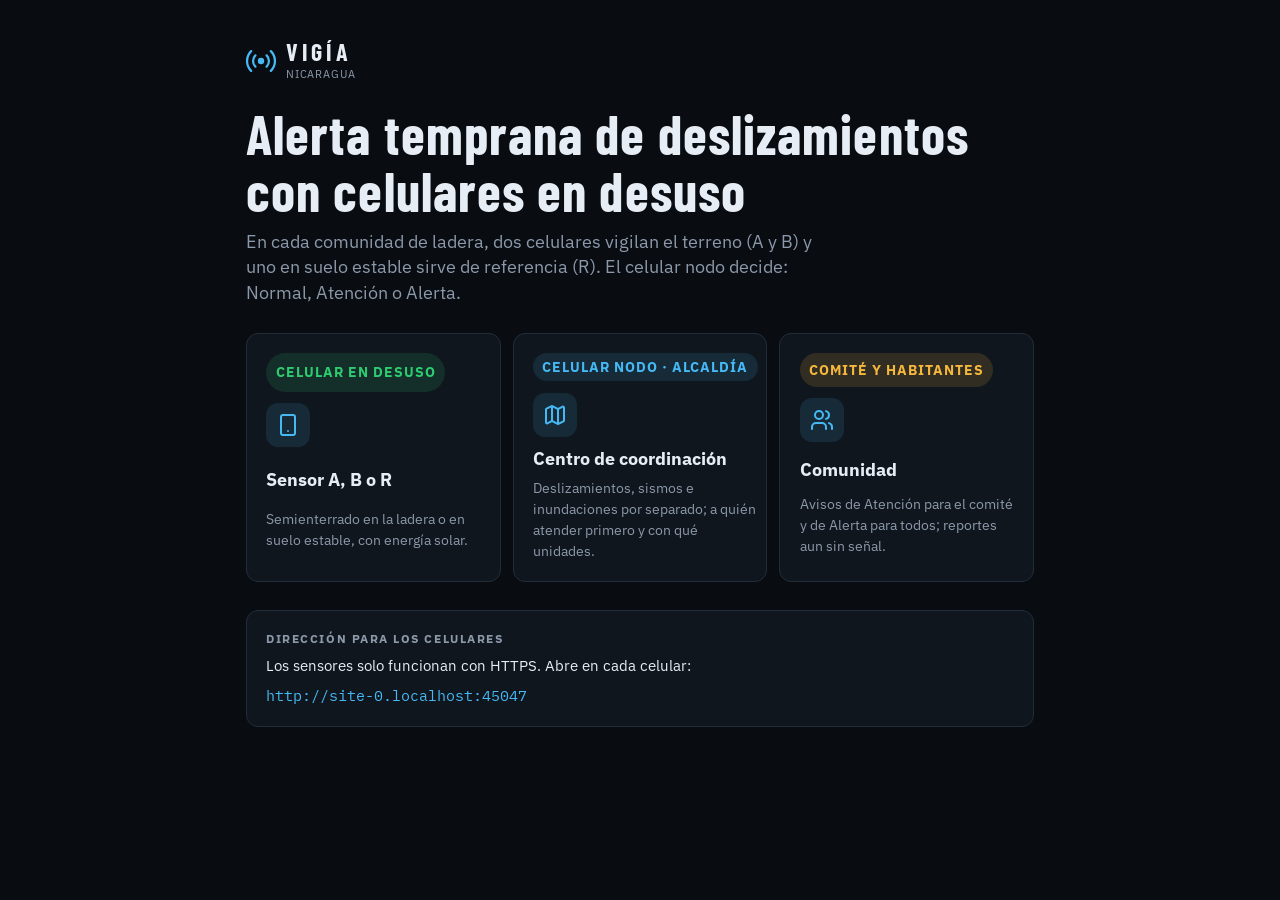
<file: static/index.html>
<!doctype html>
<html lang="es">
<head>
  <meta charset="utf-8">
  <meta name="viewport" content="width=device-width, initial-scale=1">
  <meta name="theme-color" content="#090d12">
  <title>VIGÍA</title>
  <link rel="preconnect" href="https://fonts.googleapis.com">
  <link rel="stylesheet" href="https://fonts.googleapis.com/css2?family=Barlow+Condensed:wght@600;700&family=IBM+Plex+Mono:wght@500&family=IBM+Plex+Sans:wght@400;500;600;700&display=swap">
  <link rel="stylesheet" href="/static/estilos.css">
</head>
<body>
  <main class="inicio">
    <header>
      <div class="marca">
        <svg class="logo" viewBox="0 0 32 32" aria-hidden="true"><circle cx="16" cy="16" r="3.4" fill="currentColor"/><path d="M10 10a8.5 8.5 0 0 0 0 12M22 10a8.5 8.5 0 0 1 0 12M5.5 5.5a14.8 14.8 0 0 0 0 21M26.5 5.5a14.8 14.8 0 0 1 0 21" fill="none" stroke="currentColor" stroke-width="2.4" stroke-linecap="round"/></svg>
        <div><b>VIGÍA</b><span>Nicaragua</span></div>
      </div>
      <h1 style="margin-top:1.4rem">Alerta temprana de deslizamientos con celulares en desuso</h1>
      <p class="lema">En cada comunidad de ladera, dos celulares vigilan el terreno (A y B) y uno en suelo estable sirve de referencia (R). El celular nodo decide: Normal, Atención o Alerta.</p>
    </header>

    <div class="apps">
      <a class="app-tarjeta" href="/nodo"><span class="etq ok">Celular en desuso</span><span class="app-ico"><i data-icono="smartphone"></i></span><b>Sensor A, B o R</b><span>Semienterrado en la ladera o en suelo estable, con energía solar.</span></a>
      <a class="app-tarjeta" href="/panel"><span class="etq info">Celular nodo · alcaldía</span><span class="app-ico"><i data-icono="map"></i></span><b>Centro de coordinación</b><span>Deslizamientos, sismos e inundaciones por separado; a quién atender primero y con qué unidades.</span></a>
      <a class="app-tarjeta" href="/comunidad"><span class="etq warn">Comité y habitantes</span><span class="app-ico"><i data-icono="users"></i></span><b>Comunidad</b><span>Avisos de Atención para el comité y de Alerta para todos; reportes aun sin señal.</span></a>
    </div>

    <section class="caja">
      <h2 class="titulo-seccion">Dirección para los celulares</h2>
      <p>Los sensores solo funcionan con HTTPS. Abre en cada celular:</p>
      <code id="direccion"></code>
    </section>
  </main>
  <script src="/static/iconos.js"></script>
  <script>
    document.getElementById('direccion').textContent = location.origin;
  </script>
</body>
</html>
</file>
<file: static/estilos.css>
/* VIGÍA · sistema visual "centro de mando".
   Tema oscuro único a propósito: se lee bien en proyector y de noche.
   El rojo, ámbar y verde se reservan para estados; el celeste es la marca. */
:root {
  color-scheme: dark;
  --bg: #090d12;
  --surface: #10161e;
  --raised: #161e28;
  --hover: #1d2733;
  --line: #222d3a;
  --line-strong: #31404f;
  --ink: #e6edf4;
  --ink-soft: #c5cfda;
  --muted: #8c99aa;
  --faint: #5d6a7b;
  --accent: #46b9f5;
  --accent-bg: rgba(70, 185, 245, .12);
  --ok: #2ecc71;
  --ok-bg: rgba(46, 204, 113, .13);
  --warn: #f5b83d;
  --warn-bg: rgba(245, 184, 61, .14);
  --crit: #ff4b4b;
  --crit-bg: rgba(255, 75, 75, .15);
  --off: #6b7684;
  --off-bg: rgba(107, 118, 132, .18);
  --font: "IBM Plex Sans", system-ui, -apple-system, "Segoe UI", Roboto, sans-serif;
  --display: "Barlow Condensed", "Arial Narrow", "IBM Plex Sans", sans-serif;
  --mono: "IBM Plex Mono", ui-monospace, Consolas, monospace;
  --r: 12px;
  --r-sm: 8px;
}

* { box-sizing: border-box; }
html, body { margin: 0; }
body { background: var(--bg); color: var(--ink); font: 15px/1.45 var(--font); -webkit-font-smoothing: antialiased; }
h1, h2, h3 { margin: 0; font-weight: 600; text-wrap: balance; }
p { margin: 0; }
button { font: inherit; color: inherit; cursor: pointer; }
a { color: var(--accent); }
:focus-visible { outline: 2px solid var(--accent); outline-offset: 2px; }
[hidden] { display: none !important; }
.mono { font-family: var(--mono); font-variant-numeric: tabular-nums; }
.ico { width: 1.15em; height: 1.15em; flex: none; vertical-align: -.2em; }
.con-ico { display: inline-flex; align-items: center; gap: .4em; }
.con-ico.ok { color: var(--ok); }

/* ---------- Componentes comunes ---------- */
.btn { display: inline-flex; align-items: center; justify-content: center; gap: .45em; border: 1px solid var(--line-strong); background: var(--raised); color: var(--ink); border-radius: var(--r-sm); padding: .6em 1em; font-weight: 600; text-decoration: none; line-height: 1.2; transition: background .15s, border-color .15s, transform .1s; }
.btn:hover { background: var(--hover); }
.btn:active { transform: scale(.98); }
.btn:disabled { opacity: .4; cursor: not-allowed; transform: none; }
.btn-primario { background: var(--accent); border-color: var(--accent); color: #03111b; }
.btn-primario:hover { background: #6fcaf8; }
.btn-peligro { background: var(--crit); border-color: var(--crit); color: #fff; }
.btn-peligro:hover { background: #ff6767; }
.btn-ok { background: var(--ok-bg); border-color: transparent; color: var(--ok); }
.btn-grande { width: 100%; padding: 1em; font-size: 1.05rem; border-radius: var(--r); }
.btn-pequeno { padding: .38em .7em; font-size: .82rem; }
.btn-sec { background: transparent; border-color: var(--line-strong); color: var(--ink-soft); }
.btn-sec:hover { color: var(--ink); }
.btn-texto { background: none; border: 0; color: var(--accent); font-weight: 600; padding: .4em 0; }

.campo { display: grid; gap: .35em; font-size: .82rem; color: var(--muted); font-weight: 500; }
input, select, textarea { font: inherit; font-size: 1rem; color: var(--ink); background: var(--bg); border: 1px solid var(--line-strong); border-radius: var(--r-sm); padding: .7em .8em; width: 100%; }
input::placeholder, textarea::placeholder { color: var(--faint); }
.check { display: flex; gap: .6em; align-items: center; font-size: .9rem; color: var(--ink-soft); cursor: pointer; }
.check input { width: auto; accent-color: var(--accent); }

.marca { display: flex; align-items: center; gap: .65em; min-width: 0; }
.logo { width: 30px; height: 30px; color: var(--accent); flex: none; }
.marca b { font-family: var(--display); font-weight: 700; font-size: 1.5rem; letter-spacing: .16em; line-height: 1; display: block; }
.marca span { font-size: .7rem; color: var(--muted); letter-spacing: .08em; text-transform: uppercase; display: block; margin-top: .2em; white-space: nowrap; overflow: hidden; text-overflow: ellipsis; }

.conexion { display: inline-flex; align-items: center; gap: .45em; font-size: .8rem; color: var(--muted); white-space: nowrap; }
.conexion::before { content: ""; width: 8px; height: 8px; border-radius: 50%; background: var(--off); flex: none; }
.conexion.ok::before { background: var(--ok); box-shadow: 0 0 0 3px var(--ok-bg); }
.conexion.mal::before { background: var(--crit); }

.etq { display: inline-flex; align-items: center; gap: .35em; font-size: .7rem; font-weight: 700; letter-spacing: .07em; text-transform: uppercase; padding: .25em .65em; border-radius: 99px; white-space: nowrap; }
.etq.ok { color: var(--ok); background: var(--ok-bg); }
.etq.warn { color: var(--warn); background: var(--warn-bg); }
.etq.crit { color: var(--crit); background: var(--crit-bg); }
.etq.off { color: var(--muted); background: var(--off-bg); }
.etq.info { color: var(--accent); background: var(--accent-bg); }

.titulo-seccion { font-size: .74rem; letter-spacing: .13em; text-transform: uppercase; color: var(--muted); font-weight: 700; }

/* ---------- Inicio ---------- */
.inicio { max-width: 820px; margin: 0 auto; padding: 40px 16px 64px; display: grid; gap: 28px; }
.inicio h1 { font-family: var(--display); font-size: clamp(2.2rem, 7vw, 3.4rem); font-weight: 700; letter-spacing: .02em; line-height: 1.05; }
.inicio .lema { color: var(--muted); font-size: 1.1rem; max-width: 52ch; margin-top: .6rem; }
.apps { display: grid; gap: 12px; grid-template-columns: repeat(auto-fit, minmax(220px, 1fr)); }
.app-tarjeta { display: grid; gap: .4rem; background: var(--surface); border: 1px solid var(--line); border-radius: var(--r); padding: 1.2rem; color: inherit; text-decoration: none; transition: border-color .15s, background .15s; }
.app-tarjeta:hover { border-color: var(--accent); background: var(--raised); }
.app-tarjeta b { font-size: 1.1rem; }
.app-tarjeta .app-ico { width: 44px; height: 44px; border-radius: 12px; display: grid; place-items: center; background: var(--accent-bg); color: var(--accent); margin: .3rem 0 .2rem; }
.app-tarjeta .app-ico .ico { width: 24px; height: 24px; }
.app-tarjeta span { color: var(--muted); font-size: .9rem; }
.app-tarjeta .etq { justify-self: start; }
.caja { background: var(--surface); border: 1px solid var(--line); border-radius: var(--r); padding: 1.2rem; display: grid; gap: .5rem; }
.caja code { font-family: var(--mono); color: var(--accent); overflow-wrap: anywhere; }

/* ---------- Panel de coordinación ---------- */
.panel { height: 100vh; height: 100dvh; display: flex; flex-direction: column; overflow: hidden; }
.barra { position: relative; display: flex; align-items: center; gap: 1rem; padding: .65rem 1rem; border-bottom: 1px solid var(--line); background: var(--surface); flex-wrap: wrap; z-index: 1100; }
.estado-general { display: inline-flex; align-items: center; gap: .5em; font-weight: 700; font-size: .8rem; letter-spacing: .08em; text-transform: uppercase; padding: .45em .9em; border-radius: 99px; }
.estado-general::before { content: ""; width: 8px; height: 8px; border-radius: 50%; background: currentColor; }
.estado-general.ok { color: var(--ok); background: var(--ok-bg); }
.estado-general.warn { color: var(--warn); background: var(--warn-bg); }
.estado-general.crit { color: #fff; background: var(--crit); animation: pulso-fondo 1.2s infinite; }
@keyframes pulso-fondo { 50% { background: #c62f2f; } }
.barra-der { margin-left: auto; display: flex; align-items: center; gap: 1rem; }
.reloj { font-size: .95rem; color: var(--muted); display: inline-flex; align-items: center; gap: .4em; }
.simulacion { position: absolute; right: 1rem; top: calc(100% + 8px); width: min(400px, calc(100vw - 2rem)); max-height: calc(100dvh - 90px); overflow-y: auto; background: var(--raised); border: 1px solid var(--line-strong); border-radius: var(--r); padding: 1rem; display: grid; gap: .8rem; box-shadow: 0 20px 50px rgba(0, 0, 0, .55); }
.simulacion p { font-size: .8rem; color: var(--muted); }
.simulacion .btn { justify-content: flex-start; width: 100%; }
.sim-grupo { display: grid; gap: .35rem; }
.sim-tit { display: flex; align-items: center; gap: .45em; font-size: .7rem; letter-spacing: .12em; text-transform: uppercase; color: var(--muted); }
.sim-tit .ico { color: var(--accent); }
.sim-grupo .btn { display: grid; justify-items: start; text-align: left; gap: .1rem; font-size: .88rem; }
.sim-grupo .btn small { font-weight: 400; font-size: .75rem; color: var(--muted); }
.simulacion hr { border: 0; border-top: 1px solid var(--line); margin: .3rem 0; width: 100%; }

.amenazas { display: grid; grid-template-columns: repeat(4, minmax(0, 1fr)); gap: 1px; background: var(--line); border-bottom: 1px solid var(--line); }
.amenaza { position: relative; display: grid; grid-template-columns: auto minmax(0, 1fr); gap: .85rem; align-items: center; text-align: left; padding: .75rem 1rem .8rem 1.1rem; background: var(--surface); border: 0; border-radius: 0; color: var(--ink); transition: background .15s; min-width: 0; }
.amenaza:hover { background: var(--raised); }
.amenaza::before { content: ""; position: absolute; left: 0; top: 0; bottom: 0; width: 4px; background: var(--line-strong); }
.amenaza::after { content: ""; position: absolute; left: 0; right: 0; bottom: 0; height: 3px; background: transparent; }
.amenaza[aria-selected="true"] { background: var(--raised); }
.amenaza[aria-selected="true"]::after { background: var(--accent); }
.amenaza-ico { width: 46px; height: 46px; border-radius: 12px; display: grid; place-items: center; background: var(--bg); border: 1px solid var(--line-strong); color: var(--muted); }
.amenaza-ico .ico { width: 24px; height: 24px; }
.amenaza-txt { display: grid; gap: .08rem; min-width: 0; }
.amenaza-nom { font-size: .7rem; font-weight: 700; letter-spacing: .12em; text-transform: uppercase; color: var(--muted); white-space: nowrap; overflow: hidden; text-overflow: ellipsis; }
.amenaza-nivel { font-family: var(--display); font-size: 1.6rem; font-weight: 700; letter-spacing: .03em; line-height: 1.05; }
.amenaza-res { font-size: .78rem; color: var(--muted); white-space: nowrap; overflow: hidden; text-overflow: ellipsis; }
.amenaza[data-nivel="ok"]::before { background: var(--ok); }
.amenaza[data-nivel="ok"] .amenaza-nivel { color: var(--ok); }
.amenaza[data-nivel="ok"] .amenaza-ico { color: var(--ok); border-color: rgba(46, 204, 113, .35); }
.amenaza[data-nivel="warn"]::before { background: var(--warn); }
.amenaza[data-nivel="warn"] .amenaza-nivel { color: var(--warn); }
.amenaza[data-nivel="warn"] .amenaza-ico { color: var(--warn); background: var(--warn-bg); border-color: rgba(245, 184, 61, .5); }
.amenaza[data-nivel="crit"]::before { background: var(--crit); }
.amenaza[data-nivel="crit"] { background: linear-gradient(90deg, rgba(255, 75, 75, .16), var(--surface) 75%); }
.amenaza[data-nivel="crit"][aria-selected="true"] { background: linear-gradient(90deg, rgba(255, 75, 75, .24), var(--raised) 75%); }
.amenaza[data-nivel="crit"] .amenaza-nivel { color: var(--crit); }
.amenaza[data-nivel="crit"] .amenaza-ico { color: #fff; background: var(--crit); border-color: var(--crit); animation: latido-amenaza 1.4s infinite; }
.amenaza[data-nivel="off"] .amenaza-nivel { color: var(--faint); font-size: 1.3rem; }
@keyframes latido-amenaza { 0%, 100% { box-shadow: 0 0 0 0 rgba(255, 75, 75, .55); } 50% { box-shadow: 0 0 0 7px rgba(255, 75, 75, 0); } }

.sismo { background: linear-gradient(90deg, rgba(255, 75, 75, .26), rgba(255, 75, 75, .07)); border-bottom: 1px solid rgba(255, 75, 75, .5); padding: .7rem 1rem; display: grid; grid-template-columns: auto minmax(0, 1fr); gap: .5rem 1.2rem; align-items: center; }
.sismo-titulo { display: flex; align-items: center; gap: .7rem; }
.sismo-titulo > .ico { width: 30px; height: 30px; color: #fff; }
.sismo-titulo > div { display: grid; gap: .1rem; }
.sismo-titulo b { font-family: var(--display); font-size: 1.5rem; letter-spacing: .06em; color: #fff; line-height: 1; }
.sismo-titulo span { font-size: .78rem; color: #ffc9c9; }
.sismo-tarjeta { border: 1px solid rgba(255, 75, 75, .5); border-radius: var(--r); grid-template-columns: 1fr; }
.llegada .ico { color: var(--ok); }
.sismo-datos { display: flex; flex-wrap: wrap; gap: .4rem 1.4rem; font-size: .85rem; color: var(--ink-soft); }
.sismo-datos b { color: #fff; font-family: var(--mono); font-weight: 500; }
.sismo-datos .error-real b { color: var(--warn); }
.llegadas { grid-column: 1 / -1; display: flex; gap: .4rem; flex-wrap: wrap; align-items: center; font-size: .82rem; color: #ffc9c9; }
.llegada { background: rgba(0, 0, 0, .35); border: 1px solid rgba(255, 255, 255, .08); padding: .2em .6em; border-radius: 6px; color: #fff; }
.llegada b { font-family: var(--mono); font-weight: 500; color: var(--warn); }
.llegada.llego { opacity: .5; }

.cuerpo { flex: 1; min-height: 0; display: grid; grid-template-columns: minmax(0, 1fr) 420px; }
.mapa-cont { position: relative; min-height: 0; }
.mapa { position: absolute; inset: 0; }
.leyenda { position: absolute; left: 12px; bottom: 26px; z-index: 500; background: rgba(16, 22, 30, .93); border: 1px solid var(--line); border-radius: var(--r); padding: .65rem .8rem; font-size: .75rem; display: grid; gap: .3rem; color: var(--ink-soft); max-width: calc(100% - 24px); }
.leyenda b { font-size: .66rem; letter-spacing: .1em; text-transform: uppercase; color: var(--muted); }
.leyenda span { display: flex; align-items: center; gap: .5em; }
#leyenda-contenido { display: grid; gap: .3rem; }
.leyenda .ver-todo { font-size: .78rem; padding-bottom: .4rem; margin-bottom: .1rem; border-bottom: 1px solid var(--line); }
.mini-reporte { width: 20px; height: 20px; border-radius: 6px; border: 2px solid var(--warn); background: var(--raised); display: inline-grid; place-items: center; color: var(--warn); flex: none; }
.mini-reporte .ico { width: 12px; height: 12px; }
.mini-reporte.grave { border-color: var(--crit); color: var(--crit); }
.aro { width: 13px; height: 13px; border-radius: 50%; border: 2px solid var(--ok); background: rgba(46, 204, 113, .15); display: inline-block; flex: none; }
.aro.amb { border-color: var(--warn); background: var(--warn-bg); border-style: dashed; }
.aro.crit { border-color: var(--crit); background: var(--crit-bg); border-style: solid; }
.aro.naranja { border-color: #ff8a3d; background: rgba(255, 138, 61, .15); }
.leyenda .letra { font-family: var(--display); font-size: .85rem; letter-spacing: .15em; color: #fff; text-transform: none; }
.punto { width: 11px; height: 11px; border-radius: 50%; display: inline-block; border: 2px solid #fff; flex: none; }
.punto.real { border-color: var(--accent); width: 13px; height: 13px; }
.linea-p, .linea-s { width: 18px; height: 0; display: inline-block; flex: none; }
.linea-p { border-top: 2px dashed var(--accent); }
.linea-s { border-top: 3px solid var(--crit); }

.lateral { border-left: 1px solid var(--line); overflow-y: auto; background: var(--surface); }
.bloque { padding: 1rem; border-bottom: 1px solid var(--line); display: grid; gap: .8rem; }
.bloque-cab { display: flex; align-items: baseline; justify-content: space-between; gap: .5rem; }
.nota { font-size: .74rem; color: var(--faint); }
.vista-cab { padding: 1rem 1rem .95rem; border-bottom: 1px solid var(--line); display: grid; gap: .4rem; background: linear-gradient(180deg, var(--raised), var(--surface)); }
.vista-cab h2 { display: flex; align-items: center; gap: .5rem; font-family: var(--display); font-size: 1.55rem; font-weight: 700; letter-spacing: .04em; line-height: 1; }
.vista-cab h2 .ico { color: var(--accent); width: 22px; height: 22px; }
.vista-cab p { font-size: .82rem; color: var(--muted); max-width: 52ch; }
.bloque > .titulo-seccion { margin-bottom: -.2rem; }
details.bloque > summary { cursor: pointer; list-style: none; }
details.bloque > summary::-webkit-details-marker { display: none; }
.filas { list-style: none; margin: 0; padding: 0; display: grid; gap: .45rem; }
.fila { display: flex; gap: .65rem; align-items: center; padding: .55rem .65rem; background: var(--raised); border: 1px solid var(--line); border-radius: var(--r-sm); cursor: pointer; transition: border-color .15s; }
.fila:hover { border-color: var(--line-strong); }
.fila-ico { flex: none; width: 2.2rem; height: 2.2rem; border-radius: 8px; display: grid; place-items: center; background: var(--bg); color: var(--muted); }
.fila-ico .ico { width: 18px; height: 18px; }
.fila-txt { flex: 1; min-width: 0; display: grid; gap: .05rem; }
.fila-txt b { font-size: .9rem; font-weight: 600; white-space: nowrap; overflow: hidden; text-overflow: ellipsis; }
.fila-txt small { font-size: .76rem; color: var(--muted); white-space: nowrap; overflow: hidden; text-overflow: ellipsis; }
.fila-dato { font-size: .85rem; color: var(--ink-soft); white-space: nowrap; text-align: right; display: grid; justify-items: end; line-height: 1.2; }
.fila-dato small { color: var(--warn); font-size: .72rem; }
.fila-accion { padding: .4em .45em; }
.fila.ok .fila-ico { color: var(--ok); }
.fila.warn { border-color: rgba(245, 184, 61, .4); }
.fila.warn .fila-ico { color: var(--warn); background: var(--warn-bg); }
.fila.crit { border-color: rgba(255, 75, 75, .55); background: linear-gradient(90deg, rgba(255, 75, 75, .12), var(--raised) 60%); }
.fila.crit .fila-ico { color: var(--crit); background: var(--crit-bg); }
.fila.off, .fila.atendida { opacity: .6; }

.ranking { list-style: none; margin: 0; padding: 0; display: grid; gap: .6rem; }
.zona { background: var(--raised); border: 1px solid var(--line); border-radius: var(--r); padding: .85rem .9rem; display: grid; gap: .6rem; }
.zona.primero { border-color: rgba(255, 75, 75, .55); background: linear-gradient(180deg, rgba(255, 75, 75, .1), var(--raised) 70%); }
.zona.atendida { opacity: .6; }
.zona-cab { display: grid; grid-template-columns: auto minmax(0, 1fr) auto; gap: .7rem; align-items: center; cursor: pointer; }
.pos { width: 2rem; height: 2rem; display: grid; place-items: center; border-radius: 50%; background: var(--bg); border: 1px solid var(--line-strong); font-family: var(--display); font-size: 1.1rem; font-weight: 700; }
.zona.primero .pos { background: var(--crit); border-color: var(--crit); color: #fff; }
.zona-nombre { min-width: 0; display: grid; gap: .25rem; justify-items: start; }
.zona-nombre b { font-size: 1.05rem; }
.puntaje { text-align: right; }
.puntaje b { font-family: var(--display); font-size: 1.7rem; font-weight: 600; line-height: 1; display: block; font-variant-numeric: tabular-nums; }
.puntaje small { font-size: .62rem; color: var(--faint); text-transform: uppercase; letter-spacing: .1em; }
.barra-p { height: 4px; background: var(--bg); border-radius: 2px; overflow: hidden; }
.barra-p i { display: block; height: 100%; border-radius: 2px; }
.razones { list-style: none; margin: 0; padding: 0; display: grid; gap: .3rem; font-size: .86rem; color: var(--ink-soft); }
.mas-razones summary { cursor: pointer; color: var(--accent); font-size: .8rem; font-weight: 600; list-style: none; }
.mas-razones summary::-webkit-details-marker { display: none; }
.mas-razones .razones { margin-top: .3rem; }
.acciones-zona { display: flex; flex-wrap: wrap; gap: .4rem; }
.acciones-zona .btn small { font-weight: 500; opacity: .75; margin-left: .15em; }
.acciones-zona .btn small::before { content: "· "; }
.en-camino { display: flex; flex-wrap: wrap; gap: .35rem; font-size: .78rem; color: var(--muted); align-items: center; }
.vacio { color: var(--muted); padding: 1.2rem; text-align: center; border: 1px dashed var(--line-strong); border-radius: var(--r); list-style: none; }

.comunidades { display: grid; gap: .6rem; }
.com { background: var(--raised); border: 1px solid var(--line); border-radius: var(--r); padding: .85rem .9rem; display: grid; gap: .6rem; cursor: pointer; }
.com.nivel-atencion { border-color: rgba(245, 184, 61, .55); }
.com.nivel-alerta { border-color: rgba(255, 75, 75, .65); background: linear-gradient(180deg, rgba(255, 75, 75, .14), var(--raised) 70%); }
.com-cab { display: flex; justify-content: space-between; align-items: flex-start; gap: .6rem; }
.com-cab b { display: block; font-size: 1rem; }
.com-cab small { color: var(--muted); font-size: .78rem; }
.trio { display: grid; grid-template-columns: repeat(3, minmax(0, 1fr)); gap: .4rem; }
.sensor-rol { background: var(--bg); border: 1px solid var(--line); border-radius: var(--r-sm); padding: .45rem .55rem; display: grid; gap: .1rem; font-size: .8rem; min-width: 0; }
.sensor-rol .rol { font-family: var(--display); font-size: 1.35rem; font-weight: 700; line-height: 1; }
.sensor-rol small { color: var(--faint); font-size: .7rem; line-height: 1.3; }
.sensor-rol.ok .rol { color: var(--ok); }
.sensor-rol.warn { border-color: rgba(245, 184, 61, .45); }
.sensor-rol.warn .rol { color: var(--warn); }
.sensor-rol.crit { border-color: rgba(255, 75, 75, .6); }
.sensor-rol.crit .rol { color: var(--crit); }
.sensor-rol.off { opacity: .6; }
.com-aviso { font-size: .78rem; color: var(--ink-soft); display: flex; gap: .45rem; align-items: flex-start; }
.com-aviso .ico { color: var(--accent); margin-top: .1em; }
.com-aviso.ok .ico { color: var(--ok); }
.comite { display: grid; gap: .45rem; background: var(--warn-bg); border: 1px solid rgba(245, 184, 61, .4); border-radius: var(--r-sm); padding: .6rem .7rem; }
.comite p { display: flex; gap: .45rem; align-items: center; font-size: .82rem; font-weight: 600; color: var(--warn); }
.sensor-rol .pila { color: var(--warn); display: inline-flex; align-items: center; gap: .25em; }
.tendencia { margin: 0; background: var(--bg); border: 1px solid var(--line); border-radius: var(--r-sm); padding: .4rem .5rem .3rem; }
.tendencia svg { display: block; width: 100%; height: auto; }
.tend-a, .tend-b, .tend-r { fill: none; stroke-width: 2; stroke-linejoin: round; }
.tend-a { stroke: var(--accent); }
.tend-b { stroke: #c9a6ff; }
.tend-r { stroke: var(--muted); stroke-dasharray: 4 3; }
.tend-umbral { stroke: var(--crit); stroke-width: 1; stroke-dasharray: 2 4; opacity: .7; }
.tend-texto { fill: var(--muted); font-size: 9px; font-family: var(--font); }
.tendencia figcaption { display: flex; gap: .7rem; flex-wrap: wrap; font-size: .68rem; color: var(--faint); margin-top: .2rem; }
.tendencia figcaption span::before { content: ""; display: inline-block; width: 10px; height: 2px; margin-right: 4px; vertical-align: middle; }
.ley-a::before { background: var(--accent); }
.ley-b::before { background: #c9a6ff; }
.ley-r::before { background: var(--muted); }
.tendencia figcaption span:last-child::before { display: none; }
.comunidades .vacio { font-size: .85rem; }
.etiqueta-rol { background: transparent; border: 0; box-shadow: none; color: #fff; font-weight: 700; font-family: var(--display); font-size: 14px; text-shadow: 0 0 3px #000, 0 0 3px #000; padding: 0; }
.etiqueta-rol::before { display: none; }
.recursos { display: grid; gap: .7rem; }
.recurso { display: grid; grid-template-columns: 1.6rem minmax(0, 1fr) auto; gap: .3rem .6rem; align-items: center; font-size: .88rem; }
.recurso-ico { color: var(--muted); display: grid; place-items: center; }
.recurso-ico .ico { width: 18px; height: 18px; }
.recurso-num { font-family: var(--mono); color: var(--muted); font-size: .82rem; }
.recurso-barra { grid-column: 2 / 4; display: flex; gap: 3px; }
.recurso-barra i { flex: 1; height: 5px; border-radius: 2px; background: var(--ok); }
.recurso-barra i.usado { background: var(--warn); }
.unidades { grid-column: 2 / 4; display: flex; flex-wrap: wrap; gap: .3rem; }
.unidad { font-size: .74rem; background: var(--bg); border: 1px solid var(--line); border-radius: 99px; padding: .15em .25em .15em .65em; display: inline-flex; align-items: center; gap: .3em; color: var(--ink-soft); }
.unidad button { background: none; border: 0; color: var(--accent); font-size: .72rem; font-weight: 700; padding: .15em .45em; }

.bitacora-cont summary { cursor: pointer; list-style: none; }
.bitacora-cont summary::-webkit-details-marker { display: none; }
.bitacora { list-style: none; margin: 0; padding: 0; font-size: .8rem; display: grid; gap: .35rem; max-height: 320px; overflow-y: auto; }
.bitacora li { color: var(--muted); display: grid; grid-template-columns: auto auto 1fr; gap: .5rem; align-items: start; }
.bitacora .b-ico { display: grid; place-items: center; padding-top: .1em; color: var(--faint); }
.bitacora .b-ico .ico { width: 14px; height: 14px; }
.bitacora li.rojo .b-ico { color: var(--crit); }
.bitacora li.amarillo .b-ico { color: var(--warn); }
.bitacora li.sin-actividad { display: block; color: var(--faint); }
.bitacora li.rojo { color: #ff9b9b; }
.bitacora li.amarillo { color: #ffd98a; }
.bitacora time { color: var(--faint); font-family: var(--mono); font-size: .72rem; padding-top: .1em; }

/* Mapa (Leaflet) */
.leaflet-container { background: #0b1016; font: inherit; }
.leaflet-popup-content-wrapper, .leaflet-popup-tip { background: var(--raised); color: var(--ink); border: 1px solid var(--line-strong); box-shadow: 0 10px 30px rgba(0, 0, 0, .5); }
.leaflet-popup-content { margin: .8rem .9rem; }
.leaflet-container a.leaflet-popup-close-button { color: var(--muted); }
.leaflet-bar a, .leaflet-bar a:hover { background: var(--raised); color: var(--ink); border-color: var(--line); }
.leaflet-control-attribution { background: rgba(9, 13, 18, .75) !important; color: var(--faint) !important; }
.leaflet-control-attribution a { color: var(--muted) !important; }
.leaflet-tooltip { background: var(--raised); color: var(--ink); border: 1px solid var(--line-strong); box-shadow: none; }
.leaflet-tooltip-top::before { border-top-color: var(--line-strong); }
.popup { min-width: 210px; display: grid; gap: .35rem; font-size: .85rem; }
.popup b { font-size: .95rem; }
.popup table { border-collapse: collapse; font-size: .8rem; }
.popup td { padding: .1rem .6rem .1rem 0; color: var(--muted); }
.popup td + td { color: var(--ink); font-family: var(--mono); }
.popup img { max-width: 230px; border-radius: 6px; display: block; }
.popup small { color: var(--faint); }
.marcador-reporte { width: 30px; height: 30px; border-radius: 9px; background: var(--raised); border: 2px solid var(--warn); display: grid; place-items: center; font-size: 15px; box-shadow: 0 3px 8px rgba(0, 0, 0, .55); }
.marcador-reporte { color: var(--warn); }
.marcador-reporte .ico { width: 16px; height: 16px; }
.marcador-reporte.grave { border-color: var(--crit); color: var(--crit); }
.marcador-reporte.atendido { opacity: .35; border-color: var(--off); }
.teselas-oscuras { filter: invert(1) hue-rotate(180deg) brightness(.82) contrast(.92) saturate(.55); }
.epicentro { position: relative; display: block; width: 36px; height: 36px; }
.epicentro::before { content: ""; position: absolute; inset: 11px; border-radius: 50%; background: var(--crit); border: 2px solid #fff; box-shadow: 0 0 12px rgba(255, 75, 75, .9); }
.epicentro::after { content: ""; position: absolute; inset: 0; border-radius: 50%; border: 2px solid var(--crit); animation: onda-epicentro 1.4s ease-out infinite; }
@keyframes onda-epicentro { from { transform: scale(.35); opacity: 1; } to { transform: scale(1.4); opacity: 0; } }
@keyframes pulso { 50% { transform: scale(1.12); } }
.epicentro-real { display: grid; place-items: center; color: var(--warn); filter: drop-shadow(0 0 2px #000) drop-shadow(0 0 4px #000); }
.epicentro-real .ico { width: 24px; height: 24px; stroke-width: 3.5; }

@media (max-width: 1150px) {
  .cuerpo { grid-template-columns: minmax(0, 1fr) 360px; }
  .amenaza { grid-template-columns: minmax(0, 1fr); gap: .45rem; padding: .7rem .8rem .75rem 1rem; }
  .amenaza-ico { width: 34px; height: 34px; border-radius: 10px; }
  .amenaza-ico .ico { width: 19px; height: 19px; }
}
@media (max-width: 860px) {
  .panel { height: auto; overflow: visible; }
  .barra-der .reloj { display: none; }
  .amenazas { grid-template-columns: repeat(2, minmax(0, 1fr)); }
  .amenaza { grid-template-columns: auto minmax(0, 1fr); gap: .6rem; padding: .6rem .7rem .65rem .9rem; }
  .amenaza-nivel { font-size: 1.25rem; }
  .amenaza-nom { font-size: .62rem; letter-spacing: .08em; }
  .cuerpo { grid-template-columns: 1fr; }
  .mapa-cont { height: 58vh; }
  .lateral { border-left: 0; overflow: visible; }
  .sismo { grid-template-columns: 1fr; }
  .leyenda { display: none; }
}

/* ---------- Apps de celular (comunidad y nodo) ---------- */
.movil { max-width: 560px; margin: 0 auto; padding: 0 16px 48px; display: grid; gap: 16px; }
.barra-movil { position: sticky; top: 0; display: flex; align-items: center; justify-content: space-between; gap: .8rem; padding: .7rem 16px; background: rgba(16, 22, 30, .96); border-bottom: 1px solid var(--line); z-index: 50; backdrop-filter: blur(6px); }
.tarjeta { background: var(--surface); border: 1px solid var(--line); border-radius: var(--r); padding: 1rem; display: grid; gap: .8rem; }

/* Comunidad */
.estado-alertas { display: grid; grid-template-columns: auto minmax(0, 1fr); gap: .3rem .9rem; align-items: center; border-radius: var(--r); padding: 1rem; border: 1px solid; }
.estado-alertas.inactiva { background: var(--warn-bg); border-color: rgba(245, 184, 61, .45); }
.estado-alertas.activa { background: var(--ok-bg); border-color: rgba(46, 204, 113, .4); }
.estado-alertas .icono { font-size: 1.7rem; grid-row: span 2; display: grid; place-items: center; }
.estado-alertas.inactiva .icono { color: var(--warn); }
.estado-alertas.activa .icono { color: var(--ok); }
.estado-alertas b { font-size: 1rem; }
.estado-alertas p { font-size: .85rem; color: var(--ink-soft); }
.estado-alertas .acciones { grid-column: 1 / -1; display: flex; gap: .6rem; align-items: center; flex-wrap: wrap; margin-top: .4rem; }
.estado-alertas.activa .acciones .btn-primario { display: none; }

.saludo h1 { font-family: var(--display); font-size: 2rem; font-weight: 700; letter-spacing: .01em; line-height: 1.05; }
.saludo p { color: var(--muted); font-size: .92rem; margin-top: .3rem; }
.tipos { display: grid; grid-template-columns: 1fr 1fr; gap: .6rem; }
.tipo { display: grid; justify-items: start; gap: .55rem; text-align: left; padding: .9rem; border-radius: var(--r); background: var(--surface); border: 1px solid var(--line); color: var(--ink); min-height: 96px; transition: border-color .15s, background .15s; }
.tipo:hover { background: var(--raised); border-color: var(--line-strong); }
.tipo-ico { width: 40px; height: 40px; border-radius: 10px; display: grid; place-items: center; font-size: 1.35rem; background: var(--raised); color: var(--accent); }
.tipo-nom { font-weight: 600; font-size: .95rem; line-height: 1.2; }
.tipo.grave { border-color: rgba(255, 75, 75, .45); }
.tipo.grave .tipo-ico { background: var(--crit-bg); color: var(--crit); }
.tipo-atrapados { grid-column: 1 / -1; grid-template-columns: auto 1fr; align-items: center; min-height: 0; background: linear-gradient(90deg, rgba(255, 75, 75, .18), var(--surface)); }
.tipo-atrapados .tipo-nom { font-size: 1.1rem; }

.hoja { background: var(--surface); border: 1px solid var(--line-strong); border-radius: var(--r); padding: 1.1rem; display: grid; gap: 1rem; }
.hoja-cab { display: flex; align-items: center; justify-content: space-between; gap: .6rem; }
.hoja-cab h2 { font-size: 1.2rem; display: flex; align-items: center; gap: .45rem; }
.hoja-cab h2 .ico { color: var(--accent); }
.contador { display: grid; grid-template-columns: 56px 1fr 56px; align-items: center; background: var(--bg); border: 1px solid var(--line-strong); border-radius: var(--r); overflow: hidden; }
.contador button { height: 56px; border: 0; background: var(--raised); font-size: 1.6rem; color: var(--ink); }
.contador output { text-align: center; font-family: var(--display); font-size: 2.1rem; font-weight: 600; font-variant-numeric: tabular-nums; }
.lugares { display: flex; flex-wrap: wrap; gap: .4rem; }
.lugares label { cursor: pointer; }
.lugares input { position: absolute; opacity: 0; width: 1px; height: 1px; }
.lugares span { display: inline-block; padding: .5em .9em; border-radius: 99px; border: 1px solid var(--line-strong); font-size: .88rem; color: var(--ink-soft); }
.lugares input:checked + span { background: var(--accent-bg); border-color: var(--accent); color: var(--accent); font-weight: 600; }
.lugares input:focus-visible + span { outline: 2px solid var(--accent); outline-offset: 2px; }
.foto { display: flex; align-items: center; gap: .8rem; }
.vista-foto { width: 72px; height: 72px; object-fit: cover; border-radius: 8px; border: 1px solid var(--line-strong); }
.envio { display: grid; gap: .5rem; }
.estado-cola { color: var(--warn); font-weight: 600; font-size: .9rem; }
.mis-reportes { list-style: none; margin: 0; padding: 0; display: grid; gap: .1rem; }
.mis-reportes li { display: grid; grid-template-columns: minmax(0, 1fr) auto; gap: .15rem .6rem; align-items: center; padding: .6rem 0; border-bottom: 1px solid var(--line); }
.mis-reportes li:last-child { border-bottom: 0; }
.mis-reportes small { color: var(--faint); font-size: .78rem; }
.mis-reportes .etq { grid-row: span 2; }
.ajustes { background: var(--surface); border: 1px solid var(--line); border-radius: var(--r); }
.ajustes summary { padding: .9rem 1rem; cursor: pointer; display: flex; justify-content: space-between; gap: .6rem; font-weight: 600; list-style: none; }
.ajustes summary::-webkit-details-marker { display: none; }
.ajustes summary span { color: var(--muted); font-weight: 500; font-size: .88rem; }
.ajustes .contenido { padding: 0 1rem 1rem; display: grid; gap: .8rem; }
.ayuda { font-size: .8rem; color: var(--faint); }

.mi-comunidad { border-radius: var(--r); padding: 1rem 1.1rem; display: grid; gap: .45rem; border: 1px solid var(--line); background: var(--surface); }
.mi-comunidad.ok { border-color: rgba(46, 204, 113, .45); }
.mi-comunidad.warn { border-color: rgba(245, 184, 61, .6); background: linear-gradient(180deg, var(--warn-bg), var(--surface)); }
.mi-comunidad.crit { border-color: var(--crit); background: linear-gradient(180deg, rgba(255, 75, 75, .25), var(--surface)); }
.mi-comunidad.off { opacity: .75; }
.mc-cab { display: flex; justify-content: space-between; align-items: center; gap: .6rem; }
.mc-nombre { font-size: .78rem; letter-spacing: .1em; text-transform: uppercase; color: var(--muted); font-weight: 700; }
.mc-titulo { font-family: var(--display); font-size: 1.7rem; line-height: 1.05; }
.mc-texto { font-size: .92rem; color: var(--ink-soft); }
.mc-comite { display: grid; gap: .5rem; margin-top: .3rem; }
.alerta-zona.ok { background: var(--ok-bg); border-color: rgba(46, 204, 113, .45); }
.alertas-zona { display: grid; gap: .5rem; }
.alerta-zona { display: grid; gap: .2rem; padding: .85rem 1rem; border-radius: var(--r); background: var(--warn-bg); border: 1px solid rgba(245, 184, 61, .4); cursor: pointer; font-size: .9rem; }
.alerta-zona.rojo { background: var(--crit-bg); border-color: rgba(255, 75, 75, .55); }
.alerta-zona.mia { box-shadow: 0 0 0 2px var(--crit); }
.alerta-zona small { color: var(--muted); }

.alerta { position: fixed; inset: 0; z-index: 100; background: #2a0606; color: #fff; display: flex; flex-direction: column; align-items: center; justify-content: center; gap: 1.1rem; text-align: center; padding: 1.5rem; animation: alerta-fondo 1s infinite; }
@keyframes alerta-fondo { 50% { background: #5c0b0b; } }
.alerta-titulo { font-family: var(--display); font-size: 2rem; font-weight: 700; letter-spacing: .08em; }
.anillo { position: relative; width: min(64vw, 260px); aspect-ratio: 1; max-width: 100%; }
.anillo svg { width: 100%; height: 100%; transform: rotate(-90deg); }
.anillo circle { fill: none; stroke-width: 9; }
.anillo .fondo { stroke: rgba(255, 255, 255, .15); }
.anillo .avance { stroke: #fff; stroke-linecap: round; transition: stroke-dashoffset .1s linear; }
.anillo-num { position: absolute; inset: 0; display: grid; place-items: center; align-content: center; }
.anillo-num b { font-family: var(--display); font-size: clamp(3.5rem, 18vw, 5.5rem); line-height: .9; font-variant-numeric: tabular-nums; }
.anillo-num span { font-size: .85rem; letter-spacing: .12em; text-transform: uppercase; opacity: .8; }
.alerta { overflow-y: auto; }
.alerta > * { max-width: 100%; }
.alerta-texto { font-size: 1.05rem; width: min(26em, 100%); color: #ffd6d6; }
.consejos { display: flex; gap: .6rem; flex-wrap: wrap; justify-content: center; }
.consejos span { display: inline-flex; align-items: center; gap: .4em; background: rgba(0, 0, 0, .3); border: 1px solid rgba(255, 255, 255, .15); padding: .5em .9em; border-radius: 99px; font-weight: 600; }
.alerta .btn { background: #fff; color: #5c0b0b; border-color: #fff; }
.alerta .alerta-sonido { font-size: 1.1rem; padding: .9em 1.4em; animation: pulso 1s infinite; }

/* Nodo */
.nodo { min-height: 100vh; }
.modos { display: grid; gap: .5rem; }
.modo { position: relative; display: grid; grid-template-columns: auto minmax(0, 1fr); gap: .1rem .8rem; align-items: center; padding: .85rem .9rem; border-radius: var(--r); border: 1px solid var(--line-strong); background: var(--bg); cursor: pointer; }
.modo input { position: absolute; opacity: 0; width: 1px; height: 1px; }
.modo .ico-caja { grid-row: span 2; font-size: 1.4rem; color: var(--accent); width: 44px; height: 44px; border-radius: 10px; display: grid; place-items: center; background: var(--raised); }
.modo b { font-size: 1rem; }
.modo small { color: var(--muted); font-size: .82rem; }
.modo:has(input:checked) { border-color: var(--accent); background: var(--accent-bg); }
.modo:has(input:focus-visible) { outline: 2px solid var(--accent); outline-offset: 2px; }
.fila { display: flex; align-items: center; gap: .6rem; flex-wrap: wrap; }
.dos-col { display: grid; grid-template-columns: 1fr 1fr; gap: .7rem; }
.aviso { background: var(--warn-bg); color: var(--warn); border: 1px solid rgba(245, 184, 61, .4); padding: .8rem .9rem; border-radius: var(--r-sm); font-size: .9rem; }

.monitor { padding-top: 16px; }
.monitor-cab { display: flex; justify-content: space-between; align-items: center; gap: .6rem; }
.monitor-cab b { display: block; font-size: 1.05rem; }
.monitor-cab span#txt-modo { font-size: .8rem; color: var(--muted); }
.estado-nodo { display: grid; grid-template-columns: auto minmax(0, 1fr); gap: 1rem; align-items: center; padding: 1.1rem; border-radius: var(--r); border: 1px solid var(--line); background: var(--surface); }
.foco { width: 76px; height: 76px; border-radius: 50%; background: var(--ok); box-shadow: 0 0 0 8px var(--ok-bg), 0 0 30px rgba(46, 204, 113, .35); transition: background .3s, box-shadow .3s; }
.estado-nodo.amarillo .foco { background: var(--warn); box-shadow: 0 0 0 8px var(--warn-bg), 0 0 30px rgba(245, 184, 61, .4); }
.estado-nodo.rojo { border-color: rgba(255, 75, 75, .6); background: linear-gradient(90deg, rgba(255, 75, 75, .14), var(--surface)); }
.estado-nodo.rojo .foco { background: var(--crit); animation: latido-foco 1s infinite; }
.estado-nodo.calibrando .foco { background: var(--accent); box-shadow: 0 0 0 8px var(--accent-bg); }
@keyframes latido-foco { 0%, 100% { box-shadow: 0 0 0 8px var(--crit-bg), 0 0 20px rgba(255, 75, 75, .4); } 50% { box-shadow: 0 0 0 16px rgba(255, 75, 75, .08), 0 0 45px rgba(255, 75, 75, .7); } }
.estado-nodo b { font-family: var(--display); font-size: 2rem; font-weight: 700; letter-spacing: .06em; line-height: 1; display: block; }
.estado-nodo small { color: var(--ink-soft); font-size: .9rem; display: block; margin-top: .3rem; }
.sismografo { background: var(--surface); border: 1px solid var(--line); border-radius: var(--r); padding: .6rem .7rem .5rem; display: grid; gap: .3rem; }
.sismografo canvas { width: 100%; height: 90px; display: block; }
.sismografo span { font-size: .68rem; letter-spacing: .1em; text-transform: uppercase; color: var(--faint); display: flex; justify-content: space-between; }
.lecturas { display: grid; grid-template-columns: repeat(2, minmax(0, 1fr)); gap: .5rem; margin: 0; }
.lectura { background: var(--surface); border: 1px solid var(--line); border-radius: var(--r-sm); padding: .6rem .75rem; display: grid; gap: .1rem; min-width: 0; }
.lectura dt { font-size: .68rem; letter-spacing: .08em; text-transform: uppercase; color: var(--muted); }
.lectura dd { margin: 0; font-family: var(--mono); font-size: 1.15rem; font-variant-numeric: tabular-nums; white-space: nowrap; overflow: hidden; text-overflow: ellipsis; }
.lectura dd span { font-size: .75rem; color: var(--faint); margin-left: .25em; }
.indicadores { display: flex; gap: 1rem; flex-wrap: wrap; font-size: .8rem; color: var(--faint); }
.registro { list-style: none; margin: 0; padding: 0; font-size: .82rem; color: var(--muted); display: grid; gap: .3rem; }
.registro li { display: grid; grid-template-columns: auto 1fr; gap: .6rem; }
.registro time { font-family: var(--mono); color: var(--faint); font-size: .74rem; padding-top: .1em; }
.ampliacion summary { cursor: pointer; color: var(--muted); font-size: .85rem; font-weight: 600; padding: .3rem 0; }
.ampliacion .modos { margin-top: .5rem; }
.estado-nodo .quien { display: block; font-size: .7rem; letter-spacing: .12em; text-transform: uppercase; color: var(--ink-soft); margin-bottom: .2rem; }
.propio { font-size: .88rem; color: var(--ink-soft); background: var(--surface); border: 1px solid var(--line); border-radius: var(--r-sm); padding: .6rem .8rem; }
.prueba-angulo summary { cursor: pointer; list-style: none; }
.prueba-angulo summary::-webkit-details-marker { display: none; }
.prueba-angulo[open] summary { margin-bottom: .2rem; }
.tabla-angulos { width: 100%; border-collapse: collapse; font-size: .85rem; font-family: var(--mono); }
.tabla-angulos th { text-align: left; font-family: var(--font); font-size: .68rem; letter-spacing: .08em; text-transform: uppercase; color: var(--muted); padding: .3rem 0; border-bottom: 1px solid var(--line); }
.tabla-angulos td { padding: .3rem 0; border-bottom: 1px solid var(--line); }
.acciones-nodo { display: grid; grid-template-columns: repeat(2, minmax(0, 1fr)); gap: .5rem; }
.monitor-cab { justify-content: flex-start; }
.monitor-tit { min-width: 0; }
.rol-grande { font-family: var(--display); font-weight: 700; font-size: 2.6rem; line-height: 1; color: var(--accent); min-width: 1.2em; text-align: center; }
.rol-grande:empty { display: none; }
.chequeo-caja summary { cursor: pointer; list-style: none; display: flex; justify-content: space-between; gap: .5rem; }
.chequeo-caja summary::-webkit-details-marker { display: none; }
.chequeo-resumen { text-transform: none; letter-spacing: 0; font-weight: 600; }
.chequeo { list-style: none; margin: 0; padding: 0; display: grid; gap: .45rem; font-size: .9rem; }
.chequeo li { display: grid; grid-template-columns: 1.4rem minmax(0, 1fr); gap: .5rem; align-items: start; }
.chequeo li::before { font-weight: 700; text-align: center; }
.chequeo li.ok::before { content: "✓"; color: var(--ok); }
.chequeo li.mal::before { content: "!"; color: var(--warn); }
.chequeo li small { display: block; color: var(--faint); font-size: .78rem; }
.negro { position: fixed; inset: 0; z-index: 200; background: #000; color: #5d6a7b; display: flex; flex-direction: column; align-items: center; justify-content: center; gap: .8rem; cursor: pointer; }
.negro-punto { width: 14px; height: 14px; border-radius: 50%; background: var(--ok); opacity: .5; }
.negro-punto.amarillo { background: var(--warn); opacity: .8; }
.negro-punto.rojo { background: var(--crit); opacity: 1; animation: latido-foco 1s infinite; }
.negro-texto { font-family: var(--display); font-size: 1.3rem; letter-spacing: .1em; color: #6b7684; }
.negro small { font-size: .75rem; color: #3a4452; }
.acciones-nodo .btn { font-size: .85rem; padding: .75em .4em; }

@media (prefers-reduced-motion: reduce) {
  *, *::before, *::after { animation: none !important; transition: none !important; }
}
</file>
